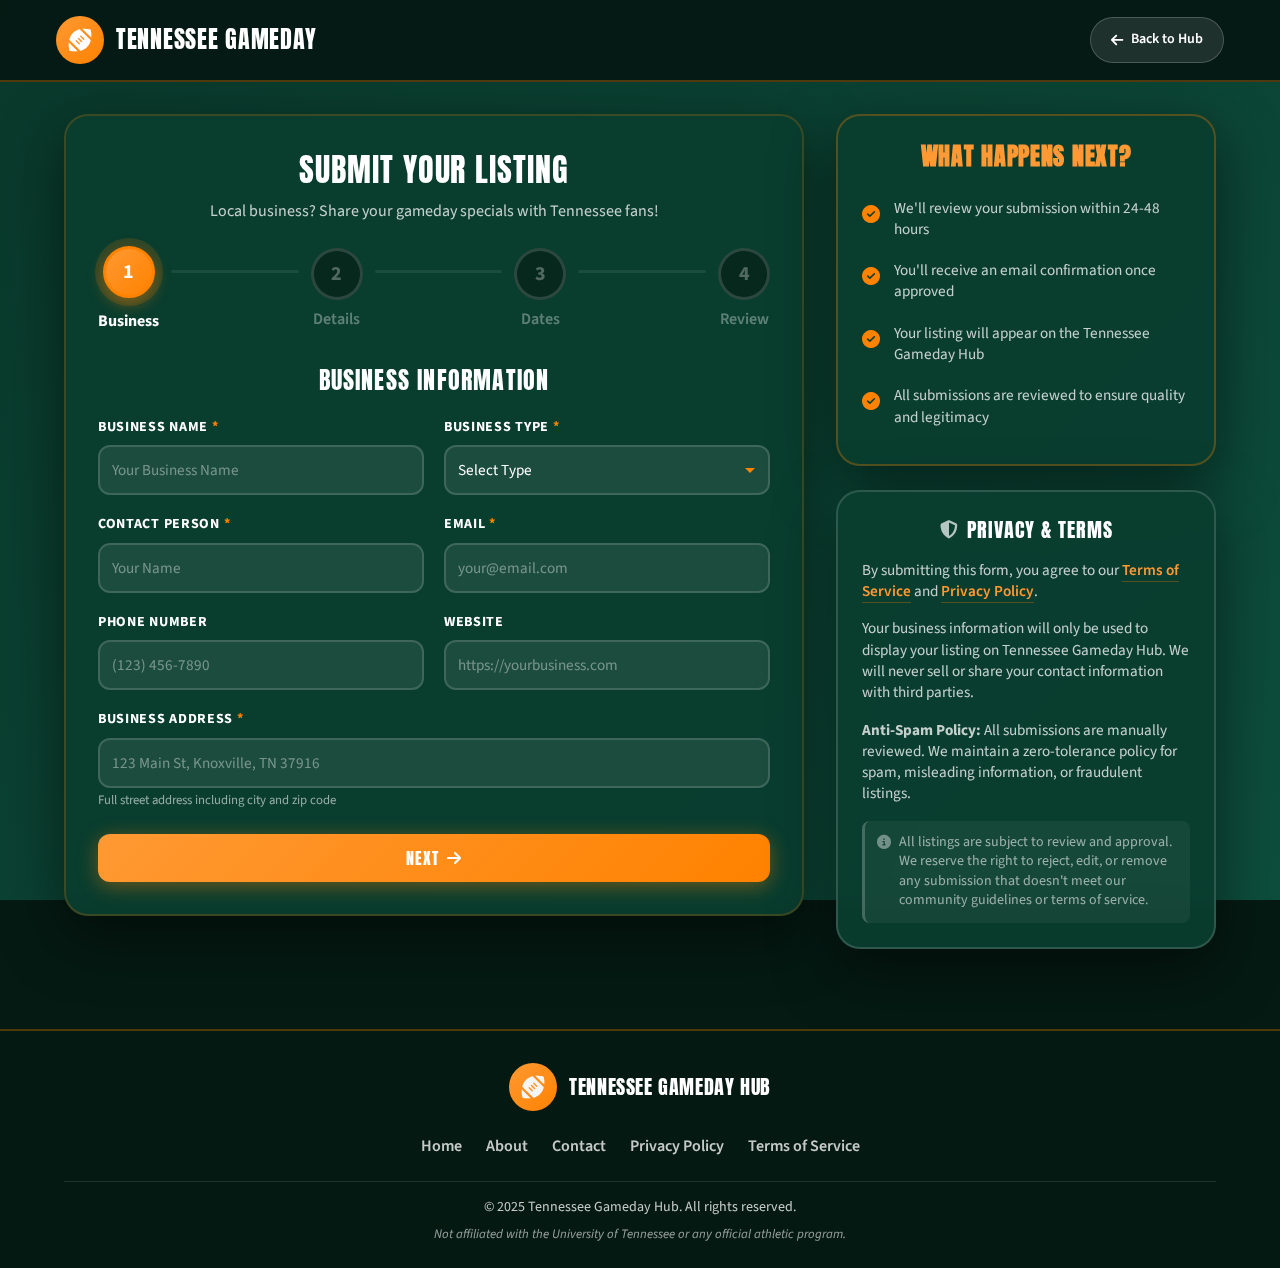
<file: listingsub.html>
<!DOCTYPE html>
<html lang="en">
<head>
  <meta charset="UTF-8">
  <meta name="viewport" content="width=device-width, initial-scale=1.0">
  <title>Submit Your Listing | Tennessee Gameday Hub</title>
  <meta name="description" content="Local businesses: Submit your gameday specials and events to be featured on Tennessee Gameday Hub.">
  
  <!-- Font Awesome -->
  <link rel="stylesheet" href="https://cdnjs.cloudflare.com/ajax/libs/font-awesome/6.4.0/css/all.min.css">
  
  <!-- Fonts -->
  <link rel="preconnect" href="https://fonts.googleapis.com">
  <link rel="preconnect" href="https://fonts.gstatic.com" crossorigin>
  <link href="https://fonts.googleapis.com/css2?family=Anton&family=Source+Sans+3:wght@400;600;700;900&display=swap" rel="stylesheet">
  
  <style>
/* ===================================
   CSS VARIABLES
   =================================== */
:root {
  /* Colors */
  --primary: #FF8200;
  --primary-light: #FF9933;
  --primary-dark: #CC6800;
  --field-dark: #0a3d2e;
  --field-medium: #0f5542;
  --bg-primary: #051a13;
  --text-primary: #f5f5f5;
  --text-secondary: rgba(245, 245, 245, 0.8);
  --text-muted: rgba(245, 245, 245, 0.6);
  
  /* Fonts */
  --font-sans: 'Source Sans 3', -apple-system, BlinkMacSystemFont, 'Segoe UI', system-ui, sans-serif;
  --font-display: 'Anton', 'Impact', sans-serif;
  
  /* Spacing */
  --space-1: 4px;
  --space-2: 8px;
  --space-3: 12px;
  --space-4: 16px;
  --space-5: 20px;
  --space-6: 24px;
  --space-8: 32px;
  --space-10: 40px;
  --space-12: 48px;
  --space-16: 64px;
  
  /* Border Radius */
  --radius-sm: 4px;
  --radius-md: 8px;
  --radius-lg: 12px;
  --radius-xl: 16px;
  --radius-2xl: 24px;
  --radius-full: 9999px;
  
  /* Transitions */
  --transition-fast: 150ms ease;
  --transition-base: 250ms ease;
  --transition-slow: 350ms ease;
}

/* ===================================
   RESET & BASE
   =================================== */
* {
  margin: 0;
  padding: 0;
  box-sizing: border-box;
}

body {
  font-family: var(--font-sans);
  font-size: 1rem;
  line-height: 1.4;
  color: var(--text-primary);
  background: var(--bg-primary);
  background-image: url('https://i.imgur.com/u1ew6vM.jpeg');
  background-size: cover;
  background-position: center;
  background-attachment: fixed;
  background-repeat: no-repeat;
  min-height: 100vh;
  overflow-x: hidden;
}

/* Dark overlay for readability */
body::before {
  content: '';
  position: fixed;
  inset: 0;
  background: linear-gradient(135deg, rgba(10, 61, 46, 0.88), rgba(15, 85, 66, 0.88));
  z-index: 0;
  pointer-events: none;
}

/* ===================================
   HEADER
   =================================== */
.site-header {
  position: relative;
  z-index: 10;
  background: rgba(5, 26, 19, 0.98);
  backdrop-filter: blur(10px);
  border-bottom: 2px solid rgba(255, 130, 0, 0.3);
  padding: var(--space-4) 0;
}

.header-inner {
  max-width: 1200px;
  margin: 0 auto;
  padding: 0 var(--space-4);
  display: flex;
  align-items: center;
  justify-content: space-between;
  gap: var(--space-4);
}

.site-logo {
  display: flex;
  align-items: center;
  gap: var(--space-3);
  font-size: 1.25rem;
  font-weight: 400;
  color: white;
  text-decoration: none;
  font-family: var(--font-display);
  text-transform: uppercase;
  letter-spacing: 0.03em;
}

.logo-icon {
  width: 44px;
  height: 44px;
  background: linear-gradient(135deg, var(--primary-light), var(--primary));
  border-radius: 50%;
  display: grid;
  place-items: center;
  font-size: 1.25rem;
  flex-shrink: 0;
}

.logo-text {
  display: none;
}

.back-link {
  display: inline-flex;
  align-items: center;
  gap: var(--space-2);
  padding: var(--space-2) var(--space-4);
  background: rgba(255, 255, 255, 0.1);
  border: 1px solid rgba(255, 255, 255, 0.2);
  border-radius: var(--radius-full);
  color: white;
  text-decoration: none;
  font-weight: 600;
  font-size: 0.875rem;
  transition: all var(--transition-base);
  white-space: nowrap;
}

.back-link:hover {
  background: rgba(255, 130, 0, 0.2);
  border-color: var(--primary);
  transform: translateX(-4px);
}

@media (min-width: 640px) {
  .site-logo {
    font-size: 1.5rem;
  }
  
  .logo-icon {
    width: 48px;
    height: 48px;
    font-size: 1.5rem;
  }
  
  .logo-text {
    display: block;
  }
  
  .back-link {
    padding: var(--space-3) var(--space-5);
  }
}

/* ===================================
   MAIN CONTENT
   =================================== */
.main-content {
  position: relative;
  z-index: 1;
  max-width: 1200px;
  margin: 0 auto;
  padding: var(--space-6) var(--space-4);
}

@media (min-width: 768px) {
  .main-content {
    padding: var(--space-8) var(--space-6);
  }
}

/* ===================================
   SPLIT LAYOUT
   =================================== */
.split-layout {
  display: grid;
  grid-template-columns: 1fr;
  gap: var(--space-6);
  align-items: start;
}

@media (min-width: 1024px) {
  .split-layout {
    grid-template-columns: 1fr 380px;
    gap: var(--space-8);
  }
}

/* ===================================
   FORM CONTAINER
   =================================== */
.form-container {
  background: rgba(10, 61, 46, 0.95);
  backdrop-filter: blur(10px);
  border-radius: var(--radius-2xl);
  border: 2px solid rgba(255, 130, 0, 0.2);
  padding: var(--space-5);
  box-shadow: 0 20px 60px rgba(0, 0, 0, 0.5);
}

@media (min-width: 768px) {
  .form-container {
    padding: var(--space-8);
  }
}

.form-header {
  text-align: center;
  margin-bottom: var(--space-6);
}

.form-title {
  font-family: var(--font-display);
  font-size: clamp(1.5rem, 4vw, 2rem);
  font-weight: 400;
  text-transform: uppercase;
  letter-spacing: 0.03em;
  color: white;
  margin-bottom: var(--space-2);
}

.form-subtitle {
  font-size: clamp(0.875rem, 2vw, 1rem);
  color: var(--text-secondary);
  line-height: 1.3;
}

/* ===================================
   PROGRESS INDICATOR
   =================================== */
.form-progress {
  display: flex;
  align-items: center;
  justify-content: center;
  margin-bottom: var(--space-8);
  position: relative;
  max-width: 700px;
  margin-left: auto;
  margin-right: auto;
}

.progress-step {
  display: flex;
  flex-direction: column;
  align-items: center;
  gap: var(--space-2);
  position: relative;
  z-index: 2;
  flex: 0 0 auto;
}

.progress-step.active {
  gap: var(--space-3);
}

.progress-circle {
  width: 48px;
  height: 48px;
  border-radius: 50%;
  background: rgba(5, 26, 19, 0.6);
  border: 3px solid rgba(255, 255, 255, 0.15);
  display: grid;
  place-items: center;
  font-weight: 700;
  font-size: 1.125rem;
  color: rgba(255, 255, 255, 0.3);
  transition: all 0.4s cubic-bezier(0.4, 0, 0.2, 1);
  position: relative;
}

/* Hide number on completed steps */
.progress-step.completed .progress-circle {
  background: rgba(255, 130, 0, 0.2);
  border-color: rgba(255, 130, 0, 0.6);
  color: transparent;
  font-size: 0;
}

.progress-step.active .progress-circle {
  background: linear-gradient(135deg, #FF9933, #FF8200);
  border-color: #FF8200;
  color: white;
  box-shadow: 0 0 0 6px rgba(255, 130, 0, 0.15),
              0 4px 12px rgba(255, 130, 0, 0.3);
}

/* Checkmark for completed steps */
.progress-step.completed .progress-circle::before {
  content: '\f00c';
  font-family: 'Font Awesome 6 Free';
  font-weight: 900;
  position: absolute;
  font-size: 1rem;
  color: var(--primary);
  top: 50%;
  left: 50%;
  transform: translate(-50%, -50%);
}

.progress-label {
  font-size: 1rem;
  font-weight: 600;
  color: rgba(255, 255, 255, 0.35);
  text-align: center;
  transition: all 0.3s ease;
  text-transform: capitalize;
  white-space: nowrap;
}

.progress-step.active .progress-label {
  color: white;
  font-weight: 700;
}

.progress-step.completed .progress-label {
  color: rgba(255, 130, 0, 0.7);
}

.progress-line {
  flex: 1;
  height: 3px;
  background: rgba(255, 255, 255, 0.08);
  position: relative;
  margin: 0 var(--space-3);
  max-width: 120px;
  border-radius: 3px;
  overflow: hidden;
  align-self: center;
  margin-bottom: 32px;
}

.progress-line::after {
  content: '';
  position: absolute;
  left: 0;
  top: 0;
  height: 100%;
  width: 0%;
  background: linear-gradient(90deg, #FF9933, #FF8200);
  transition: width 0.6s cubic-bezier(0.4, 0, 0.2, 1);
  box-shadow: 0 0 8px rgba(255, 130, 0, 0.5);
}

.progress-step.completed + .progress-line::after {
  width: 100%;
}

@media (min-width: 640px) {
  .progress-circle {
    width: 52px;
    height: 52px;
    font-size: 1.25rem;
  }
  
  .progress-step.completed .progress-circle::before {
    font-size: 1.125rem;
  }
  
  .progress-label {
    font-size: 1rem;
  }
  
  .progress-line {
    max-width: 140px;
    margin-bottom: 34px;
  }
  
  .progress-step.active .progress-circle {
    box-shadow: 0 0 0 8px rgba(255, 130, 0, 0.15),
                0 6px 16px rgba(255, 130, 0, 0.4);
  }
}

/* ===================================
   FORM STEPS
   =================================== */
.form-step {
  display: none;
  animation: fadeIn 0.3s ease;
}

.form-step.active {
  display: block;
}

@keyframes fadeIn {
  from {
    opacity: 0;
    transform: translateY(10px);
  }
  to {
    opacity: 1;
    transform: translateY(0);
  }
}

.step-title {
  font-family: var(--font-display);
  font-size: clamp(1.125rem, 2.5vw, 1.5rem);
  font-weight: 400;
  text-transform: uppercase;
  letter-spacing: 0.05em;
  color: white;
  margin-bottom: var(--space-5);
  text-align: center;
}

/* ===================================
   FORM ELEMENTS
   =================================== */
.form-group {
  margin-bottom: var(--space-5);
}

/* Remove margin from form-group inside grid - let grid gap handle it */
.form-grid .form-group {
  margin-bottom: 0;
}

.form-label {
  display: block;
  font-weight: 700;
  color: white;
  margin-bottom: var(--space-2);
  font-size: 0.875rem;
  text-transform: uppercase;
  letter-spacing: 0.05em;
}

.form-label.required::after {
  content: ' *';
  color: var(--primary);
}

.form-input,
.form-select,
.form-textarea {
  width: 100%;
  padding: var(--space-3);
  background: rgba(255, 255, 255, 0.08);
  border: 2px solid rgba(255, 255, 255, 0.15);
  border-radius: var(--radius-lg);
  color: white;
  font-family: var(--font-sans);
  font-size: 0.95rem;
  transition: all var(--transition-base);
}

.form-select {
  cursor: pointer;
  appearance: none;
  background-image: url("data:image/svg+xml,%3Csvg xmlns='http://www.w3.org/2000/svg' width='12' height='12' viewBox='0 0 12 12'%3E%3Cpath fill='%23FF8200' d='M6 9L1 4h10z'/%3E%3C/svg%3E");
  background-repeat: no-repeat;
  background-position: right var(--space-3) center;
  padding-right: var(--space-8);
}

.form-select option {
  background: var(--field-dark);
  color: white;
  padding: var(--space-3);
}

.form-input:focus,
.form-select:focus,
.form-textarea:focus {
  outline: none;
  background: rgba(255, 255, 255, 0.12);
  border-color: var(--primary);
  box-shadow: 0 0 0 3px rgba(255, 130, 0, 0.2);
}

.form-input::placeholder,
.form-textarea::placeholder {
  color: rgba(255, 255, 255, 0.4);
}

.form-textarea {
  min-height: 100px;
  resize: vertical;
}

.form-help {
  display: block;
  margin-top: var(--space-1);
  font-size: 0.8rem;
  color: var(--text-muted);
}

.form-grid {
  display: grid;
  grid-template-columns: 1fr;
  gap: var(--space-5);
  margin-bottom: var(--space-5);
}

@media (min-width: 640px) {
  .form-grid {
    grid-template-columns: repeat(2, 1fr);
  }
}

/* ===================================
   RADIO & CHECKBOX GROUPS
   =================================== */
.radio-group,
.checkbox-group {
  display: flex;
  flex-direction: column;
  gap: var(--space-3);
}

.radio-option,
.checkbox-option {
  display: flex;
  align-items: flex-start;
  gap: var(--space-3);
  padding: var(--space-3);
  background: rgba(255, 255, 255, 0.05);
  border: 2px solid rgba(255, 255, 255, 0.1);
  border-radius: var(--radius-lg);
  cursor: pointer;
  transition: all var(--transition-base);
}

.radio-option:hover,
.checkbox-option:hover {
  background: rgba(255, 255, 255, 0.08);
  border-color: rgba(255, 130, 0, 0.3);
}

.radio-option input[type="radio"],
.checkbox-option input[type="checkbox"] {
  margin-top: 2px;
  width: 20px;
  height: 20px;
  cursor: pointer;
  accent-color: var(--primary);
  flex-shrink: 0;
}

.radio-option:has(input:checked),
.checkbox-option:has(input:checked) {
  background: rgba(255, 130, 0, 0.15);
  border-color: var(--primary);
}

.radio-label {
  display: flex;
  flex-direction: column;
  gap: var(--space-1);
  flex: 1;
  font-weight: 600;
  color: var(--text-secondary);
  transition: color var(--transition-base);
}

.radio-option:has(input:checked) .radio-label {
  color: var(--primary-light);
}

.radio-label i {
  font-size: 1.125rem;
  color: var(--primary-light);
  margin-bottom: var(--space-1);
  margin-right: var(--space-2);
}

.radio-help {
  font-size: 0.875rem;
  color: var(--text-muted);
  font-weight: 400;
}

.checkbox-option {
  flex-direction: row;
  align-items: center;
  padding: var(--space-3) var(--space-4);
}

.checkbox-option span {
  font-weight: 600;
  color: var(--text-secondary);
  transition: color var(--transition-base);
}

.checkbox-option:has(input:checked) span {
  color: var(--primary-light);
}

/* Conditional Fields */
.conditional-field {
  animation: fadeIn 0.3s ease;
}

/* ===================================
   CONSENT CHECKBOXES
   =================================== */
.consent-group {
  display: flex;
  flex-direction: column;
  gap: var(--space-4);
  margin-top: var(--space-6);
  padding-top: var(--space-6);
  border-top: 2px solid rgba(255, 255, 255, 0.1);
}

.consent-checkbox {
  display: flex;
  align-items: flex-start;
  gap: var(--space-3);
  cursor: pointer;
  padding: var(--space-4);
  background: rgba(255, 255, 255, 0.03);
  border: 2px solid rgba(255, 255, 255, 0.08);
  border-radius: var(--radius-lg);
  transition: all var(--transition-base);
}

.consent-checkbox:hover {
  background: rgba(255, 255, 255, 0.05);
  border-color: rgba(255, 255, 255, 0.12);
}

.consent-checkbox:has(input:checked) {
  background: rgba(255, 130, 0, 0.08);
  border-color: rgba(255, 130, 0, 0.3);
}

.consent-checkbox input[type="checkbox"] {
  margin-top: 2px;
  width: 20px;
  height: 20px;
  cursor: pointer;
  accent-color: var(--primary);
  flex-shrink: 0;
}

.consent-text {
  font-size: 0.9rem;
  color: var(--text-secondary);
  line-height: 1.4;
}

.consent-text strong {
  color: white;
  font-weight: 700;
}

.required-indicator {
  color: var(--primary);
  font-weight: 700;
}

/* ===================================
   REVIEW SECTION
   =================================== */
.review-section {
  margin-bottom: var(--space-6);
  padding: var(--space-5);
  background: rgba(0, 0, 0, 0.2);
  border-radius: var(--radius-xl);
  border: 1px solid rgba(255, 255, 255, 0.1);
}

.review-heading {
  font-family: var(--font-display);
  font-size: 1.125rem;
  text-transform: uppercase;
  letter-spacing: 0.03em;
  color: var(--primary-light);
  margin-bottom: var(--space-3);
  padding-bottom: var(--space-2);
  border-bottom: 2px solid rgba(255, 130, 0, 0.3);
}

.review-grid {
  display: grid;
  gap: var(--space-3);
}

.review-item {
  display: flex;
  flex-direction: column;
  gap: var(--space-1);
}

.review-label {
  font-size: 0.7rem;
  font-weight: 700;
  text-transform: uppercase;
  letter-spacing: 0.05em;
  color: var(--text-muted);
}

.review-value {
  font-size: 0.95rem;
  color: var(--text-primary);
  word-break: break-word;
}

.review-notice {
  display: flex;
  gap: var(--space-3);
  padding: var(--space-4);
  background: rgba(255, 130, 0, 0.1);
  border: 2px solid rgba(255, 130, 0, 0.3);
  border-radius: var(--radius-lg);
  color: var(--text-secondary);
  align-items: flex-start;
  font-size: 0.9rem;
  line-height: 1.3;
}

.review-notice i {
  font-size: 1.25rem;
  color: var(--primary-light);
  flex-shrink: 0;
}

/* ===================================
   NAVIGATION BUTTONS
   =================================== */
.form-navigation {
  display: flex;
  gap: var(--space-4);
  justify-content: space-between;
  margin-top: var(--space-6);
}

.nav-button {
  flex: 1;
  padding: var(--space-3) var(--space-4);
  border: none;
  border-radius: var(--radius-lg);
  font-family: var(--font-display);
  font-size: 1rem;
  text-transform: uppercase;
  letter-spacing: 0.05em;
  cursor: pointer;
  transition: all var(--transition-base);
  display: inline-flex;
  align-items: center;
  justify-content: center;
  gap: var(--space-2);
}

.prev-button {
  background: rgba(255, 255, 255, 0.1);
  border: 2px solid rgba(255, 255, 255, 0.2);
  color: white;
  max-width: 200px;
}

.prev-button:hover {
  background: rgba(255, 255, 255, 0.15);
  transform: translateX(-4px);
}

.next-button,
.submit-button {
  background: linear-gradient(135deg, var(--primary-light), var(--primary));
  color: white;
  box-shadow: 0 4px 20px rgba(255, 130, 0, 0.4);
}

.next-button:hover,
.submit-button:hover {
  transform: translateY(-2px);
  box-shadow: 0 6px 30px rgba(255, 130, 0, 0.6);
}

.next-button:active,
.submit-button:active {
  transform: translateY(0);
}

@media (max-width: 480px) {
  .nav-button {
    font-size: 1rem;
    padding: var(--space-3);
  }
}

/* ===================================
   INFO SECTION
   =================================== */
/* ===================================
   INFO CARD & SECTION
   =================================== */
.info-card {
  display: none;
}

@media (min-width: 1024px) {
  .info-card {
    display: block;
    position: sticky;
    top: var(--space-6);
  }
}

.mobile-info {
  display: block;
  margin-top: var(--space-8);
}

@media (min-width: 1024px) {
  .mobile-info {
    display: none;
  }
}

.info-section {
  padding: var(--space-6);
  background: rgba(10, 61, 46, 0.95);
  backdrop-filter: blur(10px);
  border: 2px solid rgba(255, 130, 0, 0.3);
  border-radius: var(--radius-2xl);
  box-shadow: 0 20px 60px rgba(0, 0, 0, 0.5);
}

.mobile-info.info-section {
  padding: var(--space-5);
  background: rgba(10, 61, 46, 0.95);
  backdrop-filter: blur(10px);
  border: 2px solid rgba(255, 130, 0, 0.3);
  box-shadow: 0 20px 60px rgba(0, 0, 0, 0.5);
}

.mobile-info.legal-section {
  padding: var(--space-5);
  background: rgba(10, 61, 46, 0.95);
  backdrop-filter: blur(10px);
  border: 2px solid rgba(255, 255, 255, 0.15);
  box-shadow: 0 20px 60px rgba(0, 0, 0, 0.5);
}

.info-title {
  font-family: var(--font-display);
  font-size: 1.5rem;
  text-transform: uppercase;
  letter-spacing: 0.03em;
  color: var(--primary-light);
  margin-bottom: var(--space-4);
  text-align: center;
}

.info-list {
  list-style: none;
  padding: 0;
}

.info-list li {
  padding: var(--space-2) 0 var(--space-3) var(--space-8);
  position: relative;
  color: var(--text-secondary);
  line-height: 1.4;
  font-size: 0.95rem;
}

.info-list li::before {
  content: '\f058';
  font-family: 'Font Awesome 6 Free';
  font-weight: 900;
  position: absolute;
  left: 0;
  top: var(--space-3);
  color: var(--primary);
  font-size: 1.125rem;
}

/* ===================================
   LEGAL/PRIVACY CARD
   =================================== */
.legal-section {
  margin-top: var(--space-6);
  padding: var(--space-6);
  background: rgba(10, 61, 46, 0.95);
  backdrop-filter: blur(10px);
  border: 2px solid rgba(255, 255, 255, 0.15);
  border-radius: var(--radius-2xl);
  box-shadow: 0 20px 60px rgba(0, 0, 0, 0.5);
}

.legal-title {
  font-family: var(--font-display);
  font-size: 1.25rem;
  font-weight: 400;
  text-transform: uppercase;
  letter-spacing: 0.05em;
  color: white;
  margin-bottom: var(--space-4);
  text-align: center;
  display: flex;
  align-items: center;
  justify-content: center;
  gap: var(--space-2);
}

.legal-title i {
  font-size: 1.125rem;
  color: rgba(255, 255, 255, 0.7);
}

.legal-content {
  display: flex;
  flex-direction: column;
  gap: var(--space-4);
}

.legal-text {
  font-size: 0.95rem;
  color: var(--text-secondary);
  line-height: 1.4;
}

.legal-link {
  color: var(--primary-light);
  text-decoration: none;
  font-weight: 600;
  transition: color var(--transition-base);
  border-bottom: 1px solid rgba(255, 130, 0, 0.3);
}

.legal-link:hover {
  color: var(--primary);
  border-bottom-color: var(--primary);
}

.legal-disclaimer {
  display: flex;
  align-items: flex-start;
  gap: var(--space-2);
  padding: var(--space-3);
  background: rgba(255, 255, 255, 0.05);
  border-left: 3px solid rgba(255, 255, 255, 0.2);
  border-radius: var(--radius-md);
  font-size: 0.875rem;
  color: var(--text-muted);
  line-height: 1.4;
}

.legal-disclaimer i {
  font-size: 0.875rem;
  color: rgba(255, 255, 255, 0.4);
  flex-shrink: 0;
  margin-top: 2px;
}

/* ===================================
   FOOTER
   =================================== */
.site-footer {
  position: relative;
  z-index: 1;
  background: rgba(5, 26, 19, 0.98);
  backdrop-filter: blur(10px);
  border-top: 2px solid rgba(255, 130, 0, 0.3);
  padding: var(--space-8) 0 var(--space-6);
  margin-top: var(--space-12);
}

.footer-content {
  max-width: 1200px;
  margin: 0 auto;
  padding: 0 var(--space-4);
  display: flex;
  flex-direction: column;
  align-items: center;
  gap: var(--space-6);
  text-align: center;
}

.footer-logo {
  display: flex;
  align-items: center;
  gap: var(--space-3);
}

.footer-brand {
  font-family: var(--font-display);
  font-size: 1.25rem;
  font-weight: 400;
  text-transform: uppercase;
  letter-spacing: 0.03em;
  color: white;
}

.footer-nav {
  display: flex;
  flex-wrap: wrap;
  justify-content: center;
  gap: var(--space-4);
}

.footer-link {
  color: var(--text-secondary);
  text-decoration: none;
  font-size: 0.9rem;
  font-weight: 600;
  transition: color var(--transition-base);
  position: relative;
}

.footer-link::after {
  content: '';
  position: absolute;
  bottom: -2px;
  left: 0;
  width: 0;
  height: 2px;
  background: var(--primary);
  transition: width var(--transition-base);
}

.footer-link:hover {
  color: var(--primary-light);
}

.footer-link:hover::after {
  width: 100%;
}

.footer-bottom {
  display: flex;
  flex-direction: column;
  gap: var(--space-2);
  padding-top: var(--space-4);
  border-top: 1px solid rgba(255, 255, 255, 0.1);
  width: 100%;
}

.footer-copyright {
  color: var(--text-secondary);
  font-size: 0.875rem;
}

.footer-disclaimer {
  color: var(--text-muted);
  font-size: 0.8rem;
  font-style: italic;
}

@media (min-width: 768px) {
  .footer-content {
    padding: 0 var(--space-6);
  }
  
  .footer-nav {
    gap: var(--space-6);
  }
  
  .footer-link {
    font-size: 1rem;
  }
}

/* ===================================
   MOBILE & TABLET OPTIMIZATIONS
   =================================== */

/* Small Mobile (320px - 480px) */
@media (max-width: 480px) {
  .main-content {
    padding: var(--space-4) var(--space-3);
  }
  
  .form-container {
    padding: var(--space-4);
    border-radius: var(--radius-xl);
  }
  
  .form-title {
    font-size: 1.5rem;
  }
  
  .form-subtitle {
    font-size: 0.875rem;
  }
  
  .step-title {
    font-size: 1.125rem;
  }
  
  .form-group {
    margin-bottom: var(--space-5);
  }
  
  .form-grid {
    gap: var(--space-5);
  }
  
  .form-label {
    font-size: 0.8rem;
  }
  
  .form-input,
  .form-select,
  .form-textarea {
    padding: var(--space-3);
    font-size: 0.9rem;
  }
  
  .radio-option,
  .checkbox-option {
    padding: var(--space-3);
    font-size: 0.9rem;
  }
  
  .consent-checkbox {
    padding: var(--space-3);
  }
  
  .consent-text {
    font-size: 0.85rem;
  }
  
  .nav-button {
    padding: var(--space-3);
    font-size: 0.95rem;
  }
  
  .review-section {
    padding: var(--space-4);
  }
  
  .review-heading {
    font-size: 1rem;
  }
  
  .mobile-info.info-section {
    padding: var(--space-4);
  }
  
  .info-title {
    font-size: 1.25rem;
  }
  
  .info-list li {
    font-size: 0.875rem;
    padding-left: var(--space-6);
  }
  
  .info-list li::before {
    font-size: 1rem;
  }
}

/* Tablet Portrait (481px - 768px) */
@media (min-width: 481px) and (max-width: 768px) {
  .main-content {
    padding: var(--space-6) var(--space-4);
  }
  
  .form-container {
    padding: var(--space-6);
  }
  
  .form-grid {
    grid-template-columns: 1fr;
  }
  
  .mobile-info.info-section {
    padding: var(--space-5);
  }
}

/* Tablet Landscape (769px - 1023px) */
@media (min-width: 769px) and (max-width: 1023px) {
  .split-layout {
    grid-template-columns: 1fr;
  }
  
  .info-card {
    display: none;
  }
  
  .mobile-info {
    display: block;
  }
  
  .form-grid {
    grid-template-columns: repeat(2, 1fr);
  }
}

/* Touch Device Optimizations */
@media (hover: none) and (pointer: coarse) {
  .form-input,
  .form-select,
  .form-textarea,
  .nav-button {
    min-height: 44px;
  }
  
  .radio-option,
  .checkbox-option,
  .consent-checkbox {
    min-height: 48px;
  }
  
  input[type="checkbox"],
  input[type="radio"] {
    min-width: 24px;
    min-height: 24px;
  }
}

/* Landscape Mobile Adjustments */
@media (max-height: 600px) and (orientation: landscape) {
  .form-header {
    margin-bottom: var(--space-4);
  }
  
  .form-progress {
    margin-bottom: var(--space-6);
  }
  
  .step-title {
    margin-bottom: var(--space-4);
  }
  
  .form-group {
    margin-bottom: var(--space-3);
  }
}

/* Print Styles */
@media print {
  .site-header,
  .back-link,
  .form-progress,
  .nav-button,
  .mobile-info,
  .info-card {
    display: none;
  }
  
  .form-container {
    box-shadow: none;
    border: 1px solid #ccc;
  }
}
  </style>
</head>

<body>
  <!-- Header -->
  <header class="site-header">
    <div class="header-inner">
      <a href="index.html" class="site-logo">
        <div class="logo-icon">
          <i class="fa-solid fa-football"></i>
        </div>
        <span class="logo-text">Tennessee Gameday</span>
      </a>
      
      <a href="index.html" class="back-link">
        <i class="fa-solid fa-arrow-left"></i>
        <span>Back to Hub</span>
      </a>
    </div>
  </header>

  <!-- Main Content -->
  <main class="main-content">
    <div class="split-layout">
      <!-- Left Side: Form -->
      <div class="form-container">
      <!-- Form Header -->
      <div class="form-header">
        <h1 class="form-title">Submit Your Listing</h1>
        <p class="form-subtitle">
          Local business? Share your gameday specials with Tennessee fans!
        </p>
      </div>

      <!-- Submission Form -->
      <form id="listingForm" class="listing-form">
        
        <!-- Progress Indicator -->
        <div class="form-progress">
          <div class="progress-step active" data-step="1">
            <div class="progress-circle">1</div>
            <span class="progress-label">Business</span>
          </div>
          <div class="progress-line"></div>
          <div class="progress-step" data-step="2">
            <div class="progress-circle">2</div>
            <span class="progress-label">Details</span>
          </div>
          <div class="progress-line"></div>
          <div class="progress-step" data-step="3">
            <div class="progress-circle">3</div>
            <span class="progress-label">Dates</span>
          </div>
          <div class="progress-line"></div>
          <div class="progress-step" data-step="4">
            <div class="progress-circle">4</div>
            <span class="progress-label">Review</span>
          </div>
        </div>

        <!-- Step 1: Business Information -->
        <div class="form-step active" data-step="1">
          <h2 class="step-title">Business Information</h2>
          
          <div class="form-grid">
            <div class="form-group">
              <label for="businessName" class="form-label required">Business Name</label>
              <input 
                type="text" 
                id="businessName" 
                name="businessName" 
                class="form-input"
                placeholder="Your Business Name"
                required>
            </div>

            <div class="form-group">
              <label for="businessType" class="form-label required">Business Type</label>
              <select id="businessType" name="businessType" class="form-select" required>
                <option value="">Select Type</option>
                <option value="restaurant">Restaurant</option>
                <option value="bar">Bar/Pub</option>
                <option value="food-truck">Food Truck</option>
                <option value="retail">Retail Store</option>
                <option value="hotel">Hotel/Lodging</option>
                <option value="entertainment">Entertainment Venue</option>
                <option value="service">Service Provider</option>
                <option value="other">Other</option>
              </select>
            </div>
          </div>

          <div class="form-grid">
            <div class="form-group">
              <label for="contactName" class="form-label required">Contact Person</label>
              <input 
                type="text" 
                id="contactName" 
                name="contactName" 
                class="form-input"
                placeholder="Your Name"
                required>
            </div>

            <div class="form-group">
              <label for="email" class="form-label required">Email</label>
              <input 
                type="email" 
                id="email" 
                name="email" 
                class="form-input"
                placeholder="your@email.com"
                required>
            </div>
          </div>

          <div class="form-grid">
            <div class="form-group">
              <label for="phone" class="form-label">Phone Number</label>
              <input 
                type="tel" 
                id="phone" 
                name="phone" 
                class="form-input"
                placeholder="(123) 456-7890">
            </div>

            <div class="form-group">
              <label for="website" class="form-label">Website</label>
              <input 
                type="url" 
                id="website" 
                name="website" 
                class="form-input"
                placeholder="https://yourbusiness.com">
            </div>
          </div>

          <div class="form-group">
            <label for="address" class="form-label required">Business Address</label>
            <input 
              type="text" 
              id="address" 
              name="address" 
              class="form-input"
              placeholder="123 Main St, Knoxville, TN 37916"
              required>
            <small class="form-help">Full street address including city and zip code</small>
          </div>
        </div>

        <!-- Step 2: Special Details -->
        <div class="form-step" data-step="2">
          <h2 class="step-title">Special Details</h2>
          
          <div class="form-group">
            <label for="specialTitle" class="form-label required">Special/Event Title</label>
            <input 
              type="text" 
              id="specialTitle" 
              name="specialTitle" 
              class="form-input"
              placeholder="e.g., Gameday Tailgate Menu - $10 Wings"
              required>
          </div>

          <div class="form-group">
            <label for="description" class="form-label required">Description</label>
            <textarea 
              id="description" 
              name="description" 
              class="form-textarea"
              placeholder="Describe your gameday special, event, or offering. Include details like pricing, hours, menu items, etc."
              required></textarea>
            <small class="form-help">Be specific! What makes your gameday special unique?</small>
          </div>

          <div class="form-group">
            <label for="socialMedia" class="form-label">Social Media Links</label>
            <input 
              type="text" 
              id="socialMedia" 
              name="socialMedia" 
              class="form-input"
              placeholder="Facebook, Instagram, etc. (separate with commas)">
          </div>
          
          <!-- Consent Checkboxes -->
          <div class="form-group consent-group">
            <label class="consent-checkbox">
              <input type="checkbox" name="consentContact" id="consentContact" required>
              <span class="consent-text">
                <strong>I agree to be contacted</strong> about my submission via email or phone for verification and approval purposes. <span class="required-indicator">*</span>
              </span>
            </label>
            
            <label class="consent-checkbox">
              <input type="checkbox" name="consentMarketing" id="consentMarketing">
              <span class="consent-text">
                I would like to receive updates about Tennessee Gameday Hub features and promotional opportunities (optional).
              </span>
            </label>
            
            <label class="consent-checkbox">
              <input type="checkbox" name="consentAccuracy" id="consentAccuracy" required>
              <span class="consent-text">
                <strong>I certify</strong> that all information provided is accurate and that I have the authority to submit this listing on behalf of my business. <span class="required-indicator">*</span>
              </span>
            </label>
          </div>
        </div>

        <!-- Step 3: Game Dates -->
        <div class="form-step" data-step="3">
          <h2 class="step-title">Game Availability</h2>
          
          <div class="form-group">
            <label class="form-label required">When is this special available?</label>
            <div class="radio-group">
              <label class="radio-option">
                <input type="radio" name="availabilityType" value="specific-game" id="specificGame" required>
                <span class="radio-label">
                  <i class="fa-solid fa-calendar-day"></i>
                  Specific Game Date
                  <small class="radio-help">One-time special for a particular game</small>
                </span>
              </label>

              <label class="radio-option">
                <input type="radio" name="availabilityType" value="all-home-games" id="allHomeGames">
                <span class="radio-label">
                  <i class="fa-solid fa-calendar-check"></i>
                  All Home Games
                  <small class="radio-help">Recurring special for every home game</small>
                </span>
              </label>

              <label class="radio-option">
                <input type="radio" name="availabilityType" value="custom-dates" id="customDates">
                <span class="radio-label">
                  <i class="fa-solid fa-calendar-days"></i>
                  Select Multiple Games
                  <small class="radio-help">Choose specific games from the schedule</small>
                </span>
              </label>
            </div>
          </div>

          <!-- Specific Game Selection -->
          <div class="form-group conditional-field" id="specificGameField" style="display: none;">
            <label for="gameDate" class="form-label required">Select Game Date</label>
            <select id="gameDate" name="gameDate" class="form-select">
              <option value="">Choose a game...</option>
              <optgroup label="2025 Home Games">
                <option value="2025-08-30">Aug 30 - Season Opener</option>
                <option value="2025-09-13">Sep 13 - Home Game 2</option>
                <option value="2025-09-27">Sep 27 - Home Game 3</option>
                <option value="2025-10-11">Oct 11 - Home Game 4</option>
                <option value="2025-10-25">Oct 25 - Home Game 5</option>
                <option value="2025-11-15">Nov 15 - Home Game 6</option>
                <option value="2025-11-29">Nov 29 - Rivalry Game</option>
              </optgroup>
            </select>
            <small class="form-help">Select the specific home game for this special</small>
          </div>

          <!-- Multiple Games Selection -->
          <div class="form-group conditional-field" id="customDatesField" style="display: none;">
            <label class="form-label required">Select Games</label>
            <div class="checkbox-group">
              <label class="checkbox-option">
                <input type="checkbox" name="customGames[]" value="2025-08-30">
                <span>Aug 30 - Season Opener</span>
              </label>
              <label class="checkbox-option">
                <input type="checkbox" name="customGames[]" value="2025-09-13">
                <span>Sep 13 - Home Game 2</span>
              </label>
              <label class="checkbox-option">
                <input type="checkbox" name="customGames[]" value="2025-09-27">
                <span>Sep 27 - Home Game 3</span>
              </label>
              <label class="checkbox-option">
                <input type="checkbox" name="customGames[]" value="2025-10-11">
                <span>Oct 11 - Home Game 4</span>
              </label>
              <label class="checkbox-option">
                <input type="checkbox" name="customGames[]" value="2025-10-25">
                <span>Oct 25 - Home Game 5</span>
              </label>
              <label class="checkbox-option">
                <input type="checkbox" name="customGames[]" value="2025-11-15">
                <span>Nov 15 - Home Game 6</span>
              </label>
              <label class="checkbox-option">
                <input type="checkbox" name="customGames[]" value="2025-11-29">
                <span>Nov 29 - Rivalry Game</span>
              </label>
            </div>
            <small class="form-help">Check all games that apply</small>
          </div>
        </div>

        <!-- Step 4: Review -->
        <div class="form-step" data-step="4">
          <h2 class="step-title">Review Your Submission</h2>
          
          <div class="review-section">
            <h3 class="review-heading">Business Information</h3>
            <div class="review-grid">
              <div class="review-item">
                <span class="review-label">Business Name</span>
                <span class="review-value" id="reviewBusinessName">-</span>
              </div>
              <div class="review-item">
                <span class="review-label">Type</span>
                <span class="review-value" id="reviewBusinessType">-</span>
              </div>
              <div class="review-item">
                <span class="review-label">Contact</span>
                <span class="review-value" id="reviewContactName">-</span>
              </div>
              <div class="review-item">
                <span class="review-label">Email</span>
                <span class="review-value" id="reviewEmail">-</span>
              </div>
              <div class="review-item">
                <span class="review-label">Phone</span>
                <span class="review-value" id="reviewPhone">-</span>
              </div>
              <div class="review-item">
                <span class="review-label">Website</span>
                <span class="review-value" id="reviewWebsite">-</span>
              </div>
              <div class="review-item" style="grid-column: 1 / -1;">
                <span class="review-label">Address</span>
                <span class="review-value" id="reviewAddress">-</span>
              </div>
            </div>
          </div>

          <div class="review-section">
            <h3 class="review-heading">Special Details</h3>
            <div class="review-grid">
              <div class="review-item" style="grid-column: 1 / -1;">
                <span class="review-label">Title</span>
                <span class="review-value" id="reviewSpecialTitle">-</span>
              </div>
              <div class="review-item" style="grid-column: 1 / -1;">
                <span class="review-label">Description</span>
                <span class="review-value" id="reviewDescription">-</span>
              </div>
              <div class="review-item" style="grid-column: 1 / -1;">
                <span class="review-label">Social Media</span>
                <span class="review-value" id="reviewSocialMedia">-</span>
              </div>
            </div>
          </div>

          <div class="review-section">
            <h3 class="review-heading">Availability</h3>
            <div class="review-grid">
              <div class="review-item" style="grid-column: 1 / -1;">
                <span class="review-label">Type</span>
                <span class="review-value" id="reviewAvailability">-</span>
              </div>
              <div class="review-item" style="grid-column: 1 / -1;" id="reviewGamesSection">
                <span class="review-label">Games</span>
                <span class="review-value" id="reviewGames">-</span>
              </div>
            </div>
          </div>

          <div class="review-notice">
            <i class="fa-solid fa-circle-info"></i>
            <p>Please review all information carefully. We'll send a confirmation email once your submission is approved within 24-48 hours.</p>
          </div>
        </div>

        <!-- Form Navigation -->
        <div class="form-navigation">
          <button type="button" class="nav-button prev-button" id="prevButton" style="display: none;">
            <i class="fa-solid fa-arrow-left"></i>
            <span>Previous</span>
          </button>
          
          <button type="button" class="nav-button next-button" id="nextButton">
            <span>Next</span>
            <i class="fa-solid fa-arrow-right"></i>
          </button>
          
          <button type="submit" class="nav-button submit-button" id="submitButton" style="display: none;">
            <i class="fa-solid fa-paper-plane"></i>
            <span>Submit</span>
          </button>
        </div>
      </form>
      
      <!-- Mobile Info Section (shows below form on mobile) -->
      <div class="info-section mobile-info">
        <h2 class="info-title">What Happens Next?</h2>
        <ul class="info-list">
          <li>We'll review your submission within 24-48 hours</li>
          <li>You'll receive an email confirmation once approved</li>
          <li>Your listing will appear on the Tennessee Gameday Hub</li>
          <li>All submissions are reviewed to ensure quality and legitimacy</li>
        </ul>
      </div>
      
      <!-- Mobile Legal Section -->
      <div class="legal-section mobile-info">
        <h2 class="legal-title">
          <i class="fa-solid fa-shield-halved"></i>
          Privacy & Terms
        </h2>
        <div class="legal-content">
          <p class="legal-text">
            By submitting this form, you agree to our <a href="#" class="legal-link">Terms of Service</a> and <a href="#" class="legal-link">Privacy Policy</a>.
          </p>
          <p class="legal-text">
            Your business information will only be used to display your listing on Tennessee Gameday Hub. We will never sell or share your contact information with third parties.
          </p>
          <p class="legal-text">
            <strong>Anti-Spam Policy:</strong> All submissions are manually reviewed. We maintain a zero-tolerance policy for spam, misleading information, or fraudulent listings.
          </p>
          <p class="legal-disclaimer">
            <i class="fa-solid fa-info-circle"></i>
            All listings are subject to review and approval. We reserve the right to reject, edit, or remove any submission that doesn't meet our community guidelines or terms of service.
          </p>
        </div>
      </div>
    </div>
    
    <!-- Right Side: Info Card -->
    <div class="info-card">
      <div class="info-section">
        <h2 class="info-title">What Happens Next?</h2>
        <ul class="info-list">
          <li>We'll review your submission within 24-48 hours</li>
          <li>You'll receive an email confirmation once approved</li>
          <li>Your listing will appear on the Tennessee Gameday Hub</li>
          <li>All submissions are reviewed to ensure quality and legitimacy</li>
        </ul>
      </div>
      
      <!-- Legal/Privacy Card -->
      <div class="legal-section">
        <h2 class="legal-title">
          <i class="fa-solid fa-shield-halved"></i>
          Privacy & Terms
        </h2>
        <div class="legal-content">
          <p class="legal-text">
            By submitting this form, you agree to our <a href="#" class="legal-link">Terms of Service</a> and <a href="#" class="legal-link">Privacy Policy</a>.
          </p>
          <p class="legal-text">
            Your business information will only be used to display your listing on Tennessee Gameday Hub. We will never sell or share your contact information with third parties.
          </p>
          <p class="legal-text">
            <strong>Anti-Spam Policy:</strong> All submissions are manually reviewed. We maintain a zero-tolerance policy for spam, misleading information, or fraudulent listings.
          </p>
          <p class="legal-disclaimer">
            <i class="fa-solid fa-info-circle"></i>
            All listings are subject to review and approval. We reserve the right to reject, edit, or remove any submission that doesn't meet our community guidelines or terms of service.
          </p>
        </div>
      </div>
    </div>
    
    </div>
  </main>

  <!-- Footer -->
  <footer class="site-footer">
    <div class="footer-content">
      <div class="footer-logo">
        <div class="logo-icon">
          <i class="fa-solid fa-football"></i>
        </div>
        <span class="footer-brand">Tennessee Gameday Hub</span>
      </div>
      
      <nav class="footer-nav">
        <a href="#" class="footer-link">Home</a>
        <a href="#" class="footer-link">About</a>
        <a href="#" class="footer-link">Contact</a>
        <a href="#" class="footer-link">Privacy Policy</a>
        <a href="#" class="footer-link">Terms of Service</a>
      </nav>
      
      <div class="footer-bottom">
        <p class="footer-copyright">
          &copy; 2025 Tennessee Gameday Hub. All rights reserved.
        </p>
        <p class="footer-disclaimer">
          Not affiliated with the University of Tennessee or any official athletic program.
        </p>
      </div>
    </div>
  </footer>

  <script>
    // ========================================
    // WIZARD NAVIGATION
    // ========================================
    let currentStep = 1;
    const totalSteps = 4;
    
    const nextButton = document.getElementById('nextButton');
    const prevButton = document.getElementById('prevButton');
    const submitButton = document.getElementById('submitButton');
    const form = document.getElementById('listingForm');
    
    // Show/hide conditional fields based on availability type
    const availabilityRadios = document.querySelectorAll('input[name="availabilityType"]');
    const specificGameField = document.getElementById('specificGameField');
    const customDatesField = document.getElementById('customDatesField');
    const gameDate = document.getElementById('gameDate');
    
    availabilityRadios.forEach(radio => {
      radio.addEventListener('change', function() {
        // Hide all conditional fields
        specificGameField.style.display = 'none';
        customDatesField.style.display = 'none';
        gameDate.required = false;
        
        // Show relevant field
        if (this.value === 'specific-game') {
          specificGameField.style.display = 'block';
          gameDate.required = true;
        } else if (this.value === 'custom-dates') {
          customDatesField.style.display = 'block';
        }
      });
    });
    
    // Next button click
    nextButton.addEventListener('click', () => {
      if (validateStep(currentStep)) {
        if (currentStep === 3) {
          // Before going to review, populate review section
          populateReview();
        }
        goToStep(currentStep + 1);
      }
    });
    
    // Previous button click
    prevButton.addEventListener('click', () => {
      goToStep(currentStep - 1);
    });
    
    // Form submission
    form.addEventListener('submit', (e) => {
      e.preventDefault();
      
      // Validate custom dates if selected
      if (document.getElementById('customDates').checked) {
        const checkedGames = document.querySelectorAll('input[name="customGames[]"]:checked');
        if (checkedGames.length === 0) {
          alert('Please select at least one game date.');
          return;
        }
      }
      
      // Get form data
      const formData = new FormData(form);
      
      console.log('Form submitted with data:');
      for (let [key, value] of formData.entries()) {
        console.log(`${key}: ${value}`);
      }
      
      // TODO: Send to backend/form service
      alert('🎉 Submission successful! We\'ll review your listing within 24-48 hours and send you a confirmation email.');
      
      // Optional: Reset form
      // form.reset();
      // goToStep(1);
    });
    
    // Navigate to specific step
    function goToStep(step) {
      // Update current step
      currentStep = step;
      
      // Update step visibility
      document.querySelectorAll('.form-step').forEach((el, index) => {
        el.classList.toggle('active', index + 1 === step);
      });
      
      // Update progress indicator
      document.querySelectorAll('.progress-step').forEach((el, index) => {
        const stepNum = index + 1;
        el.classList.toggle('active', stepNum === step);
        el.classList.toggle('completed', stepNum < step);
      });
      
      // Update button visibility
      prevButton.style.display = step === 1 ? 'none' : 'flex';
      nextButton.style.display = step === totalSteps ? 'none' : 'flex';
      submitButton.style.display = step === totalSteps ? 'flex' : 'none';
      
      // Scroll to top
      window.scrollTo({ top: 0, behavior: 'smooth' });
    }
    
    // Validate current step
    function validateStep(step) {
      const currentStepEl = document.querySelector(`.form-step[data-step="${step}"]`);
      const requiredFields = currentStepEl.querySelectorAll('[required]');
      
      for (let field of requiredFields) {
        if (!field.value.trim()) {
          field.focus();
          alert('Please fill in all required fields.');
          return false;
        }
        
        // Check if radio group is filled
        if (field.type === 'radio') {
          const radioGroup = document.querySelectorAll(`input[name="${field.name}"]`);
          const isChecked = Array.from(radioGroup).some(radio => radio.checked);
          if (!isChecked) {
            alert('Please select an option.');
            return false;
          }
        }
      }
      
      // Step 2 specific validation (consent checkboxes)
      if (step === 2) {
        const consentContact = document.getElementById('consentContact');
        const consentAccuracy = document.getElementById('consentAccuracy');
        
        if (!consentContact.checked) {
          alert('Please agree to be contacted about your submission.');
          consentContact.focus();
          return false;
        }
        
        if (!consentAccuracy.checked) {
          alert('Please certify that the information provided is accurate.');
          consentAccuracy.focus();
          return false;
        }
      }
      
      // Step 3 specific validation
      if (step === 3) {
        const availabilityType = document.querySelector('input[name="availabilityType"]:checked');
        if (!availabilityType) {
          alert('Please select when your special is available.');
          return false;
        }
        
        if (availabilityType.value === 'specific-game' && !gameDate.value) {
          alert('Please select a game date.');
          gameDate.focus();
          return false;
        }
        
        if (availabilityType.value === 'custom-dates') {
          const checkedGames = document.querySelectorAll('input[name="customGames[]"]:checked');
          if (checkedGames.length === 0) {
            alert('Please select at least one game.');
            return false;
          }
        }
      }
      
      return true;
    }
    
    // Populate review section
    function populateReview() {
      // Business info
      document.getElementById('reviewBusinessName').textContent = document.getElementById('businessName').value || '-';
      document.getElementById('reviewBusinessType').textContent = document.getElementById('businessType').options[document.getElementById('businessType').selectedIndex].text || '-';
      document.getElementById('reviewContactName').textContent = document.getElementById('contactName').value || '-';
      document.getElementById('reviewEmail').textContent = document.getElementById('email').value || '-';
      document.getElementById('reviewPhone').textContent = document.getElementById('phone').value || 'Not provided';
      document.getElementById('reviewWebsite').textContent = document.getElementById('website').value || 'Not provided';
      document.getElementById('reviewAddress').textContent = document.getElementById('address').value || '-';
      
      // Special details
      document.getElementById('reviewSpecialTitle').textContent = document.getElementById('specialTitle').value || '-';
      document.getElementById('reviewDescription').textContent = document.getElementById('description').value || '-';
      document.getElementById('reviewSocialMedia').textContent = document.getElementById('socialMedia').value || 'Not provided';
      
      // Availability
      const availabilityType = document.querySelector('input[name="availabilityType"]:checked');
      if (availabilityType) {
        const availabilityLabel = availabilityType.closest('.radio-option').querySelector('.radio-label').childNodes[2].textContent.trim();
        document.getElementById('reviewAvailability').textContent = availabilityLabel;
        
        // Games
        const gamesSection = document.getElementById('reviewGamesSection');
        const gamesValue = document.getElementById('reviewGames');
        
        if (availabilityType.value === 'specific-game') {
          const selectedGame = document.getElementById('gameDate').options[document.getElementById('gameDate').selectedIndex].text;
          gamesValue.textContent = selectedGame;
          gamesSection.style.display = 'flex';
        } else if (availabilityType.value === 'all-home-games') {
          gamesValue.textContent = 'All Home Games';
          gamesSection.style.display = 'flex';
        } else if (availabilityType.value === 'custom-dates') {
          const checkedGames = document.querySelectorAll('input[name="customGames[]"]:checked');
          const gamesList = Array.from(checkedGames).map(cb => cb.nextElementSibling.textContent).join(', ');
          gamesValue.textContent = gamesList;
          gamesSection.style.display = 'flex';
        }
      }
    }
    
    console.log('Tennessee Gameday Hub Submission Form ready!');
  </script>
</body>
</html>
</file>
